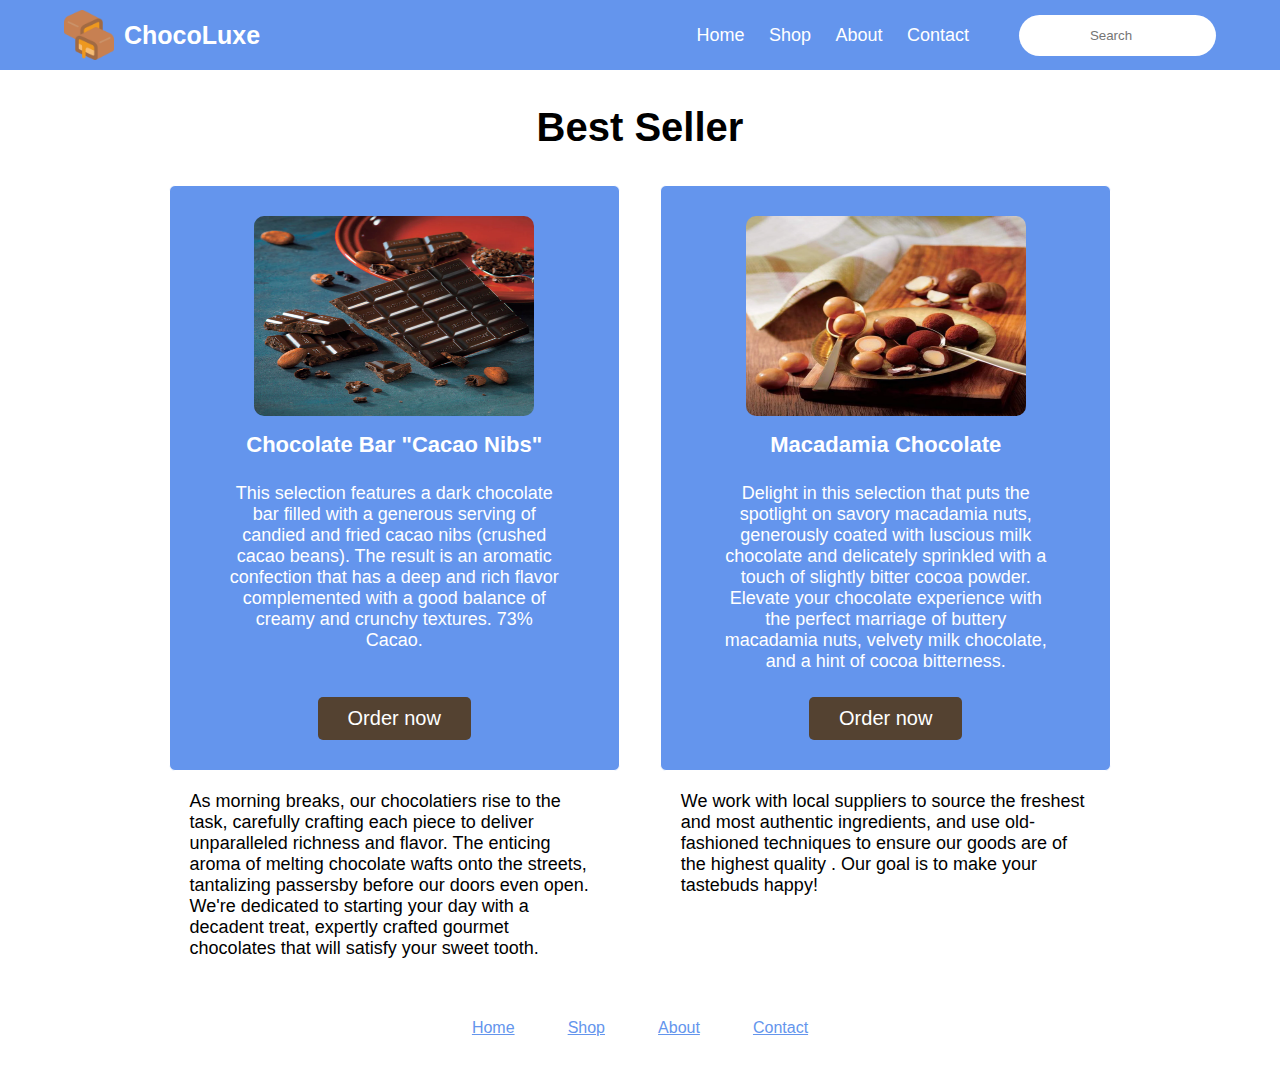
<file: index.html>
<!DOCTYPE html>
<html lang="en">
<head>
    <meta charset="UTF-8">
    <link rel="stylesheet" href="./style.css">
    <meta name="viewport" content="width=device-width, initial-scale=1.0">
    <title>Home</title>
</head>
<body>
    <header>
        <div class="logo">
         <img src="./img/chocolate.png" alt="Logo" width="50px">
            <a class="com-name" href="./index.html">ChocoLuxe</a></div>
            <div class="nav-sharch">
        <nav>
           
            <ul>
                <li><a href="./index.html">Home</a></li>
                <li><a href="./shop.html">Shop</a></li>
                <li><a href="#about">About</a></li>
                <li> <a href="./contact.html">Contact</a></li>
            </ul>
         
        </nav>
           <input type="search" placeholder="Search">
        </div>
    </header>
    <main>
        <H1>Best Seller</H1>
        <div class="content">
        <section>
            <div>
            <img src="./img/ChocolateBar.png" alt="Cacao Nibs" width="200px" height="150px">
            <h3>Chocolate Bar "Cacao Nibs"</h3>
            <p>This selection features a dark chocolate bar filled with a generous
                 serving of candied and fried cacao nibs (crushed cacao beans).
                  The result is an aromatic confection that has a deep and rich flavor complemented with a
                 good balance of creamy and crunchy textures. 73% Cacao.
                </p></div>
            <button>Order now</button>
        </section>
        <section>
            <div>
            <img src="./img/Maca.webp" alt="Macadamia Chocolate" width="200px" height="150px">
            <h3>Macadamia Chocolate</h3>
       
            <p>Delight in this selection that puts the spotlight on
                 savory macadamia nuts, generously coated with luscious
                  milk chocolate and delicately sprinkled with a touch of
                   slightly bitter cocoa powder. Elevate your chocolate
                    experience with the perfect marriage of buttery
                     macadamia nuts, velvety milk chocolate, and a
                      hint of cocoa bitterness. </p>
             </div>
             <button>Order now</button>
        </section>
    
        <p class="p1">As morning breaks, our chocolatiers rise to
             the task, carefully crafting each piece to deliver
              unparalleled richness and flavor. The enticing aroma of
               melting chocolate wafts onto the streets, tantalizing
                passersby before our doors even open. We're dedicated
                 to starting your day with a decadent treat, expertly
             crafted gourmet chocolates that will satisfy your sweet tooth.
            </p>
        <p class="p1">We work with local suppliers to source the freshest
             and most authentic ingredients, and use old-fashioned
              techniques to ensure our goods are of the highest quality
            . Our goal is to make your tastebuds happy!
            </p>
        </div>
    </main>
    <footer>
        <nav>
            <a href="./index.html">Home</a>
            <span>|</span>
            <a href="./shop.html">Shop</a>
            <span>|</span>
            <a href="#about">About</a>
            <span>|</span>
            <a href="./contact.html">Contact</a>
        </nav>
    </footer>
</body>
</html>
</file>
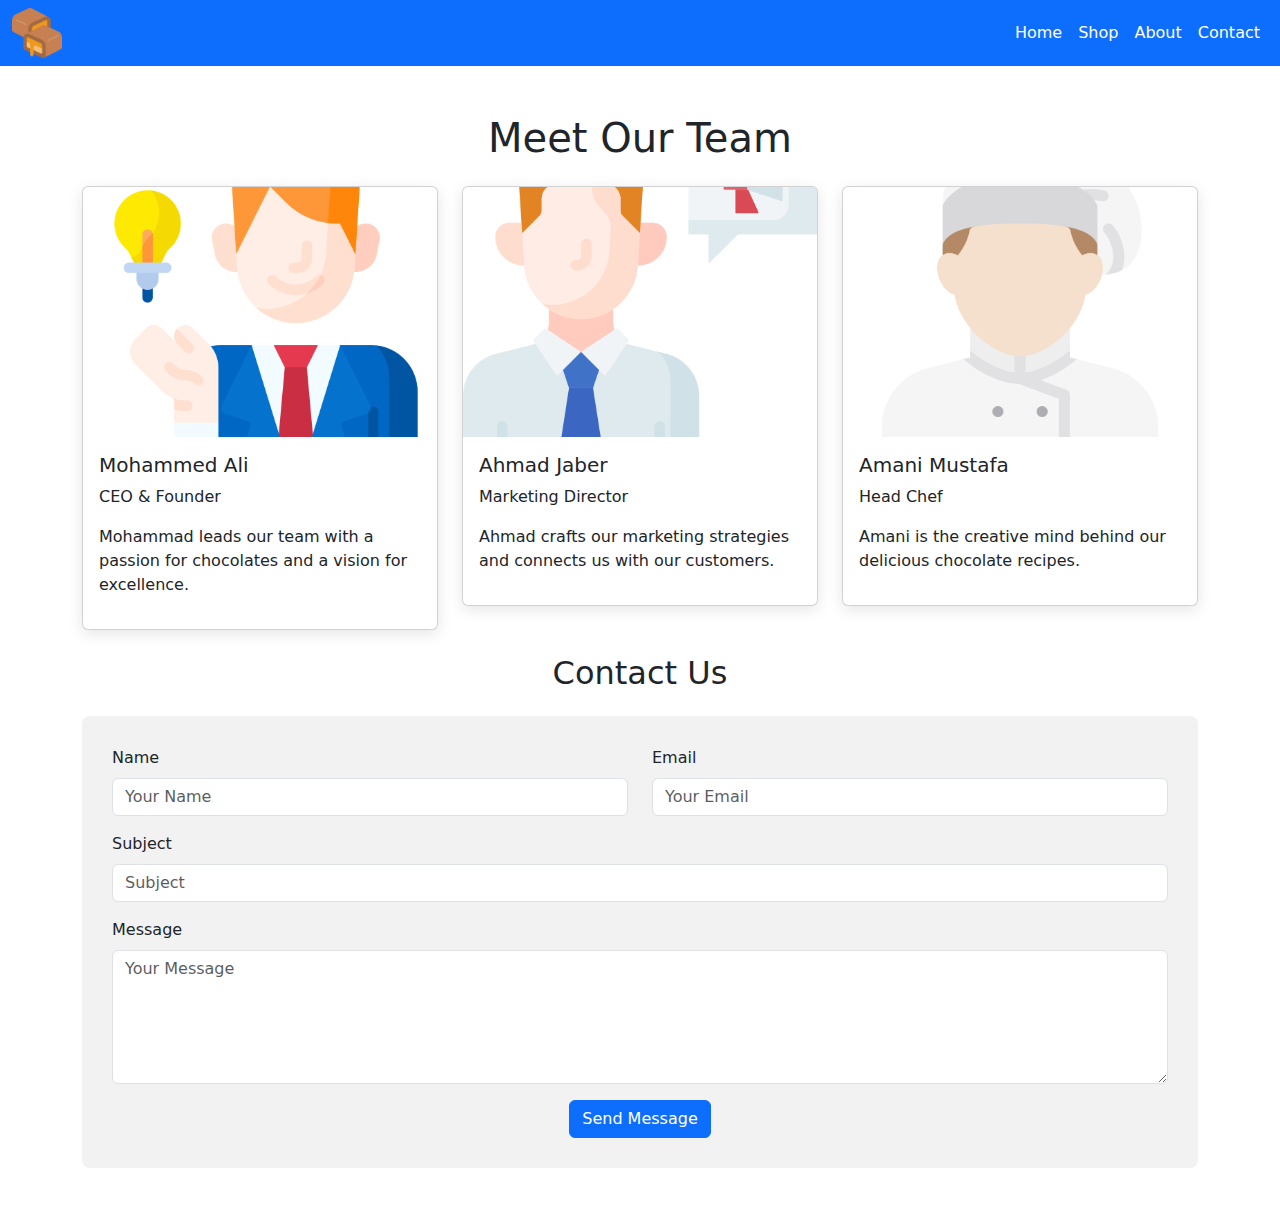
<file: contact.html>
<!doctype html>
<html lang="en">
  <head>
    <meta charset="utf-8">
    <meta name="viewport" content="width=device-width, initial-scale=1">
    <title>Contact page</title>
    <link href="https://cdn.jsdelivr.net/npm/bootstrap@5.3.3/dist/css/bootstrap.min.css" rel="stylesheet" integrity="sha384-QWTKZyjpPEjISv5WaRU9OFeRpok6YctnYmDr5pNlyT2bRjXh0JMhjY6hW+ALEwIH" crossorigin="anonymous">  
  </head>
  <style>
        form{
            background-color: #f2f2f2;
            padding: 30px;
            border-radius: 8px;
            
        }
        .card-img-top {
            object-fit: cover;
            height: 250px; 
        }
        .card {
            box-shadow: 0 4px 15px rgba(0, 0, 0, 0.1);
            transition: transform 0.2s;
        }
        .card:hover {
            transform: scale(1.05); 
        }
  
  </style>
    <body>
    <header>
        <nav class="navbar navbar-expand-lg bg-primary">
            <div class="container-fluid">
              <a href="./index.html"><img src="./img/chocolate.png" alt="ChocoLuxe" width="50px" ></a>
              <button class="navbar-toggler" type="button" data-bs-toggle="collapse" data-bs-target="#navbarSupportedContent" aria-controls="navbarSupportedContent" aria-expanded="false" aria-label="Toggle navigation">
                <span class="navbar-toggler-icon"></span>
              </button>
              <div class="collapse navbar-collapse" id="navbarSupportedContent">
                <ul class="navbar-nav ms-auto mb-2 mb-lg-0" >
                  <li class="nav-item">
                    <a class="nav-link text-white" aria-current="page" href="./index.html">Home</a>
                  </li>
                  <li class="nav-item">
                    <a class="nav-link text-white" href="./shop.html">Shop</a>
                  </li>
                  <li class="nav-item">
                    <a class="nav-link text-white" href="#about">About</a>
                  </li>
                  <li class="nav-item">
                    <a class="nav-link text-white" href="./contact.html">Contact</a>
                  </li>
                </ul>
              </div>
            </div>
          </nav>
    </header>
    <main class="container my-5">
    <h1 class="text-center mb-4">Meet Our Team</h1>
    <div class="row">
      <div class="col-md-4 mb-4">
          <div class="card">
              <img src="./img/founder.png" class="card-img-top" alt="Team Member">
              <div class="card-body">
                  <h5 class="card-title">Mohammed Ali</h5>
                  <p class="card-text">CEO & Founder</p>
                  <p>Mohammad leads our team with a passion for chocolates and a vision for excellence.</p>
              </div>
          </div>
      </div>
      <div class="col-md-4 mb-4">
        <div class="card">
            <img src="./img/marketing.png" class="card-img-top" alt="Team Member">
            <div class="card-body">
                <h5 class="card-title">Ahmad Jaber</h5>
                <p class="card-text">Marketing Director</p>
                <p>Ahmad crafts our marketing strategies and connects us with our customers.</p>
            </div>
        </div>
    </div>
    
    <div class="col-md-4 mb-4">
        <div class="card">
            <img src="./img/chef.png" class="card-img-top" alt="Team Member">
            <div class="card-body">
                <h5 class="card-title">Amani Mustafa</h5>
                <p class="card-text">Head Chef</p>
                <p>Amani is the creative mind behind our delicious chocolate recipes.</p>
            </div>
        </div>
    </div>
    <h2 class="text-center mb-4">Contact Us</h2>
    <section>
        <form>
            <div class="row">
                <div class="col-md-6 mb-3">
                    <label class="form-label">Name</label>
                    <input type="text" class="form-control" placeholder="Your Name" required>
                </div>
                <div class="col-md-6 mb-3">
                    <label class="form-label">Email</label>
                    <input type="email" class="form-control" placeholder="Your Email" required>
                </div>
            </div>
            <div class="mb-3">
                <label class="form-label">Subject</label>
                <input type="text" class="form-control" placeholder="Subject" required>
            </div>
            <div class="mb-3">
                <label class="form-label">Message</label>
                <textarea class="form-control" rows="5" placeholder="Your Message" required></textarea>
            </div>
            <div class="text-center">
                <button type="submit" class="btn btn-primary text-white">Send Message</button>
            </div>
        </form>
    </section>
</div>

    </main>
   
    <script src="https://cdn.jsdelivr.net/npm/bootstrap@5.3.3/dist/js/bootstrap.bundle.min.js" integrity="sha384-YvpcrYf0tY3lHB60NNkmXc5s9fDVZLESaAA55NDzOxhy9GkcIdslK1eN7N6jIeHz" crossorigin="anonymous"></script>  
</body>
</html>
</file>
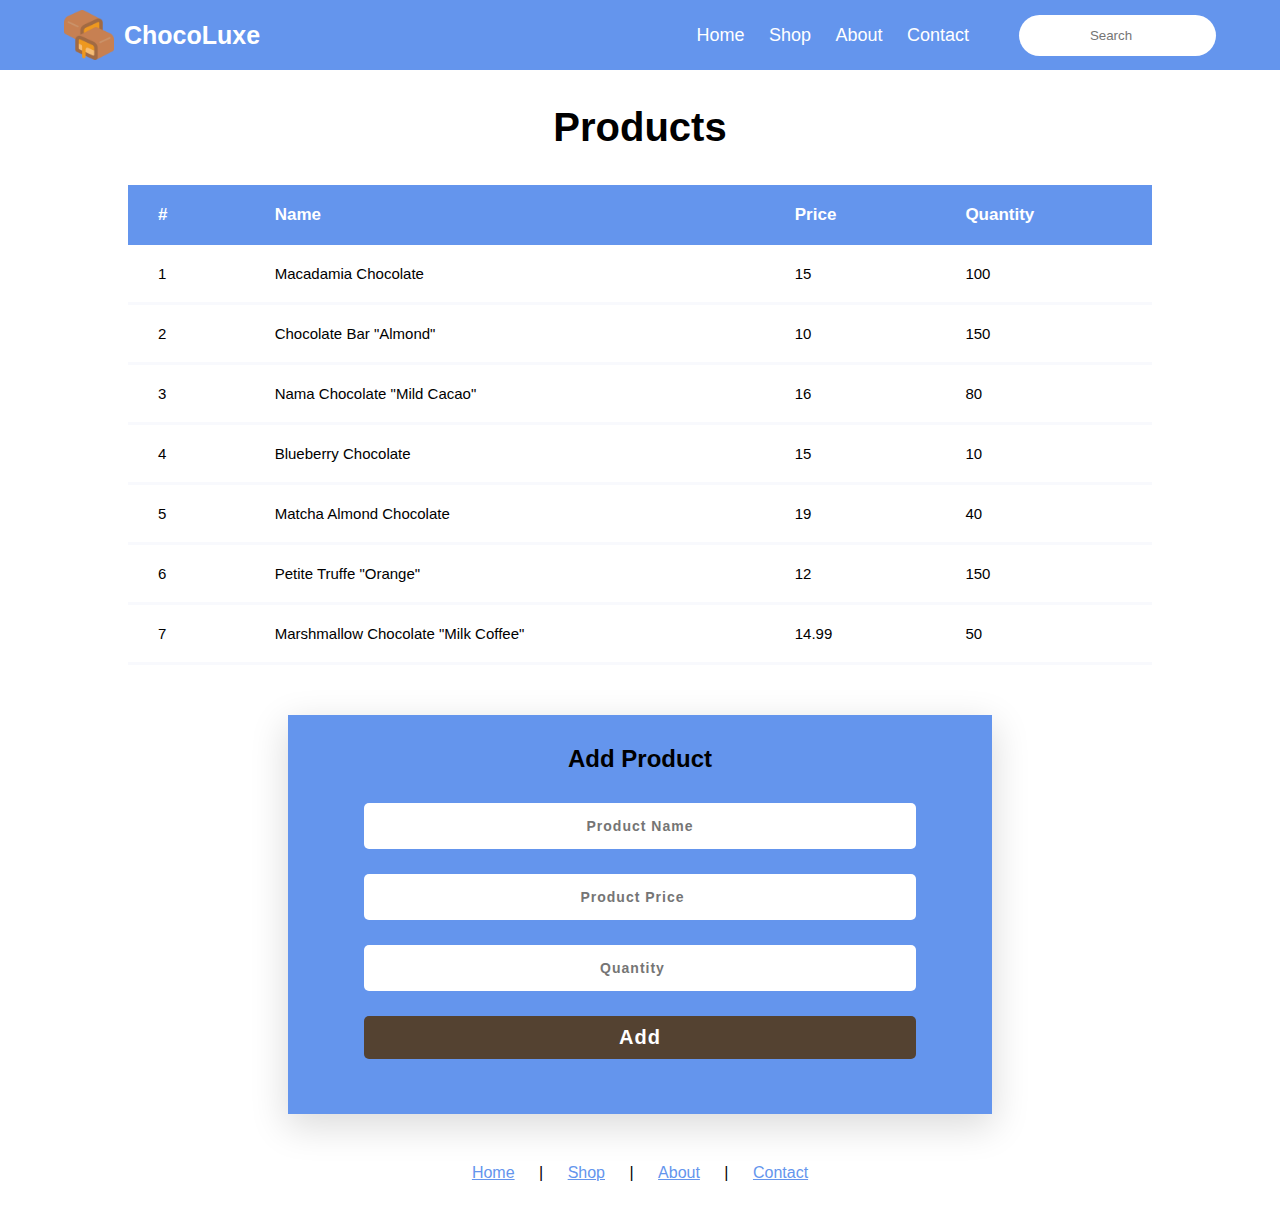
<file: shop.html>
<!DOCTYPE html>
<html lang="en">
<head>
    <link rel="stylesheet" href="./style.css">
    <meta charset="UTF-8">
    <link rel="stylesheet" href="./shopStyle.css">
    <meta name="viewport" content="width=device-width, initial-scale=1.0">
    <title>Shop</title>
</head>
<body>
    <header>
        <div class="logo">
         <img src="./img/chocolate.png" alt="Logo" width="50px">
            <a class="com-name" href="./index.html">ChocoLuxe</a></div>
            <div class="nav-sharch">
        <nav>
           
            <ul>
                <li><a href="./index.html">Home</a></li>
                <li><a href="./shop.html">Shop</a></li>
                <li><a href="#about">About</a></li>
                <li> <a href="./contact.html">Contact</a></li>
            </ul>
         
        </nav>
           <input type="search" placeholder="Search">
        </div>
    </header>
    <main>
        <H1>Products</H1>

            <table id="table">
                <thead>
                    <tr>
                        <th>#</th>
                        <th>Name</th>
                        <th>Price</th>
                        <th>Quantity</th>
                    </tr>
                </thead>
                <tbody>
                    <tr>
                        <td>1</td>
                        <td>Macadamia Chocolate</td>
                        <td>15</td>
                        <td>100</td>
                    </tr>
                    <tr>
                        <td>2</td>
                        <td>Chocolate Bar "Almond"</td>
                        <td>10</td>
                        <td>150</td>
                    </tr>
                    <tr>
                        <td>3</td>
                        <td>Nama Chocolate "Mild Cacao"</td>
                        <td>16</td>
                        <td>80</td>
                    </tr>
                    <tr>
                        <td>4</td>
                        <td>Blueberry Chocolate</td>
                        <td>15</td>
                        <td>10</td>
                    </tr>
                    <tr>
                        <td>5</td>
                        <td>Matcha Almond Chocolate</td>
                        <td>19</td>
                        <td>40</td>
                    </tr>
                    <tr>
                        <td>6</td>
                        <td>Petite Truffe "Orange"</td>
                        <td>12</td>
                        <td>150</td>
                    </tr>
                    <tr>
                        <td>7</td>
                        <td>Marshmallow Chocolate "Milk Coffee"</td>
                        <td>14.99</td>
                        <td>50</td>
                    </tr>
                </tbody>
            </table>
            <div class="main">
                <h2 text-align="center">Add Product</h2>
                <form id="form">
                  <!-- <input  type="text"  placeholder="Product ID" id="proId"> -->
                  <input  type="text" placeholder="Product Name" id="name">
                  <input type="number" placeholder="Product Price" id="price" >
                  <input type="number" placeholder="Quantity" id="quantity">
                  <input type="submit" class="submit" value="Add">       
                </div>

    </main>    
    <footer>
        <nav>
            <a href="./index.html">Home</a>
            <span>|</span>
            <a href="./shop.html">Shop</a>
            <span>|</span>
            <a href="#about">About</a>
            <span>|</span>
            <a href="./contact.html">Contact</a>
        </nav>
    </footer>
    <script src="./app.js"></script>
</body>
</html>
</file>
<file: style.css>
*{
    margin: 0;
    padding: 0;
    box-sizing: border-box;
    font-family: sans-serif;
    color: white;

    
}
h1{
    text-align: center;
    font-size: 40px;
    margin: 35px auto;
    color: black;
}
header{
   display: flex; 
   justify-content: space-between;
   align-items: center;
   background-color: cornflowerblue;
   padding: 10px 5%;
}
.logo{
    display: flex;
    justify-content: center;
    align-items: center;
    
}

.com-name{
    margin-left: 10px;
    font-size: 25px;
    font-weight: 900;
    color: white;
    text-decoration: none;
}
.com-name:hover{
    color:#c78052;
}
header nav li{
    display: inline-block;
    text-align: center;
    padding: 10px;
}
header nav li a{
    text-decoration: none;
    color: white;
    font-size: 18px;
    transition: .2s;
}
header nav li a:hover{
    text-decoration: underline;
    color: crimson;
    font-weight: bold;
}

.nav-sharch{
    display: flex;
}
header input{
    border-radius: 30px;
    text-align: center;
    border: 0px;
    color: black;
    padding: 10px;
    margin-left: 40px;
    outline: 0px;
}
header input:hover{
    background-color: #eee;
    border: 2px solid rgba(0, 0, 0, 0.718);
}
main .content{
    margin: 0 auto;
    width: 80%;
    display: flex;
    justify-content: space-evenly;
    flex-wrap: wrap;
    
} 
section{
    width: 44%;
    border: 1px solid;
    text-align: center;
    padding: 30px;
    background-color: cornflowerblue;
    display: flex;
    flex-direction: column;
    align-content: center;
    align-items: center;
    justify-content: space-between;
    border-radius: 6px;
}
section img{
    border-radius: 10px;
    margin-bottom: 12px;
    width: 280px;
    height: 200px;
}
section h3{
    font-size: 22px;
}
section p{
    margin: 25px;
    font-size: 18px;
    
}
button{
    padding: 10px 30px;
    font-size: 20px;
    background-color: rgb(84, 66, 49);
    color: white;
    border: 0px;
    border-radius: 5px;
    transition: .3s;
}
button:hover{
    background-color: crimson;
    cursor:pointer;
}

.content .p1{
margin: 20px ;
    width: 40%;
    font-size: 18px;
    color: #000;
}


footer{
    margin: 40px auto;
    text-align: center;
}
footer a{
    padding: 20px;
    color: cornflowerblue;
    transition: .2s;
}
footer a:hover{
color: crimson;
    cursor:pointer;
}
</file>
<file: shopStyle.css>
*{
    color: black;
}

main table{
    margin: 0 auto;
   width: 80%;
   border-collapse: collapse;
}


main table thead{
    background-color: cornflowerblue;
    text-align: left;
}
table thead th {
    border: none;
    padding: 20px 30px;
    font-size: 17px;
    color: white;
}

table td{
        padding: 20px 30px;
        border-bottom: 3px solid #f8f9fd;
        font-size: 15px;
    }

.main {
        text-align: center;
        background-color: cornflowerblue;
        margin: 50px auto;
        width: 55%;
        padding: 30px;
        border-radius: 10;
        box-shadow: 0px 11px 35px 2px rgba(0, 0, 0, 0.14);
    }

    
form {
        padding-top: 30px;
        text-align: center;
        display: flex;
        flex-direction: column;
    }
    
  form input {
    font-weight: 700;
    font-size: 14px;
    letter-spacing: 1px;
    background-color: white;
    padding: 15px;
    border: none;
    border-radius: 5px;
    outline: none;
    margin-bottom: 40px;
    margin-left: 46px;
    margin-right: 46px;
    text-align: center;
    margin-bottom: 25px;
    }

    .submit{
        padding: 10px 30px;
        font-size: 20px;
        background-color: rgb(84, 66, 49);
        color: white;
        border: 0px;
        border-radius: 5px;
        transition: .3s;
    }

    .submit:hover{
        background-color: crimson;
        cursor:pointer;
    }
</file>
